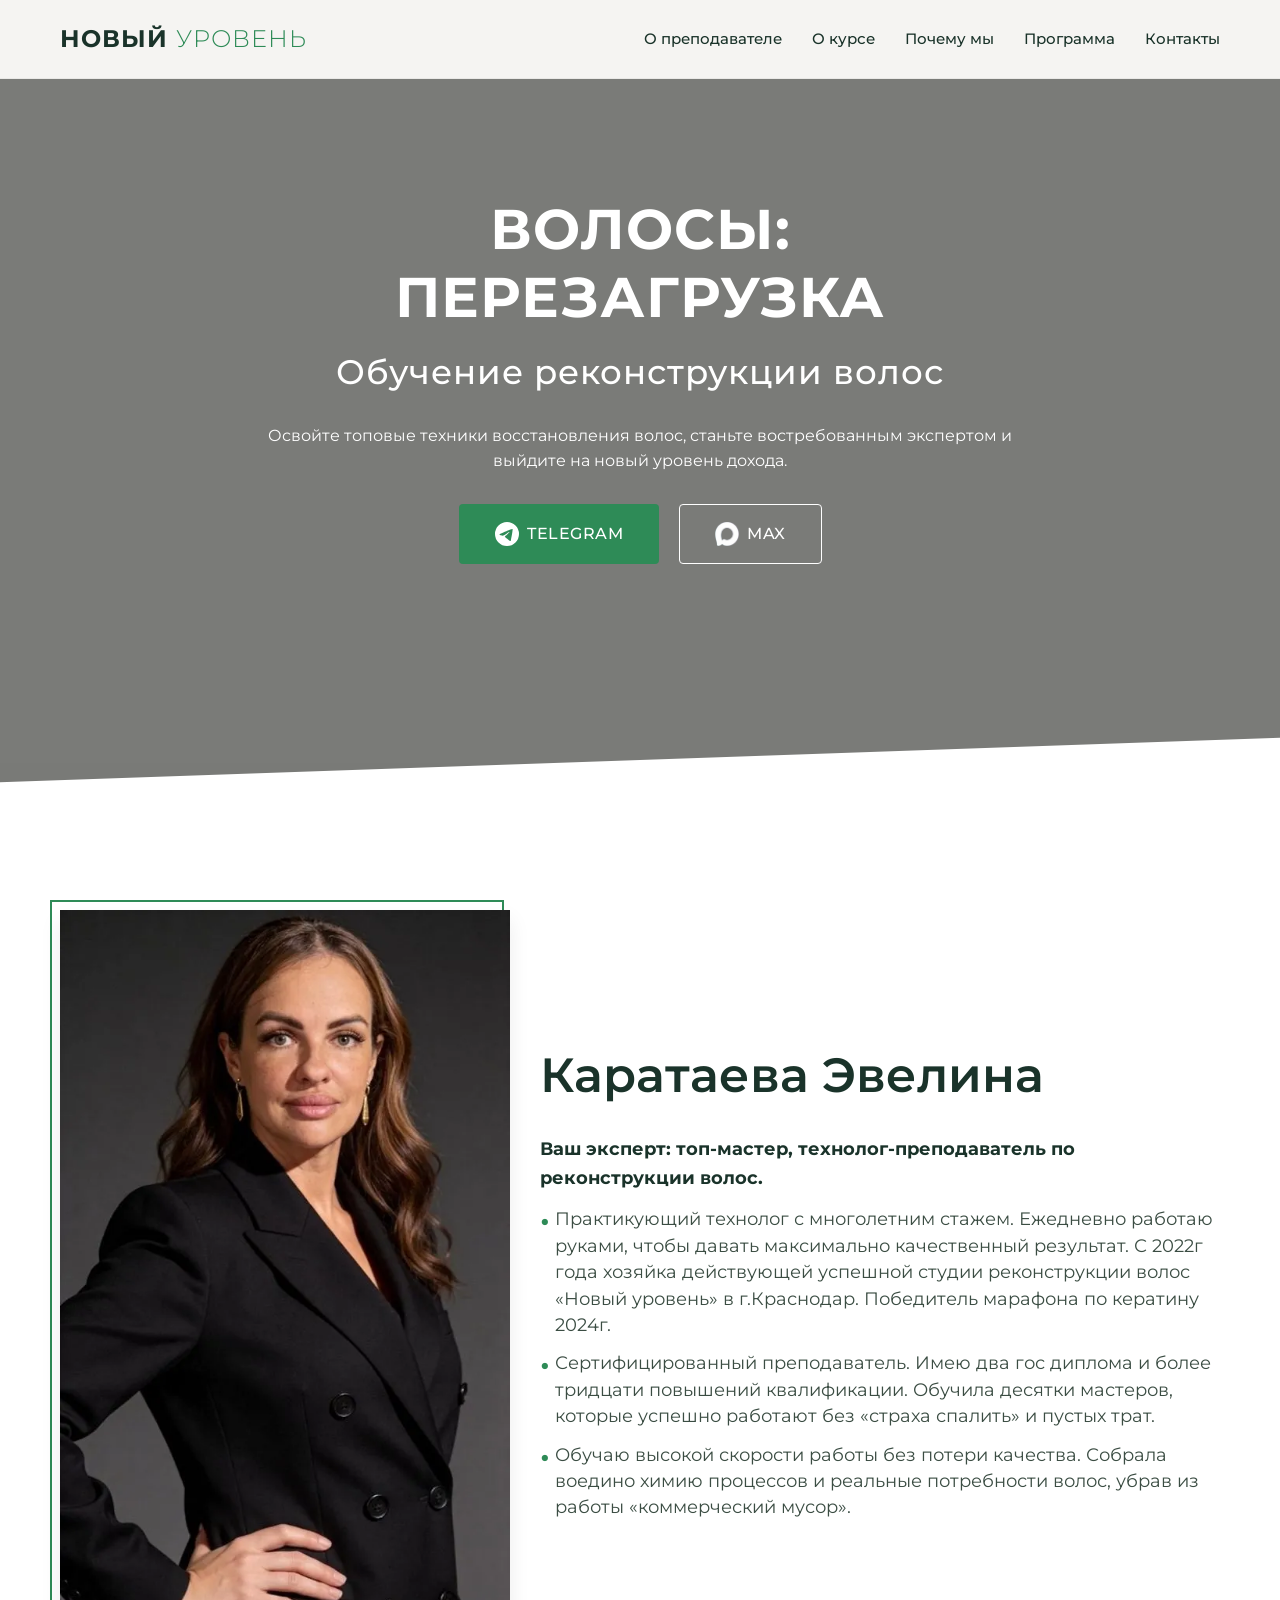
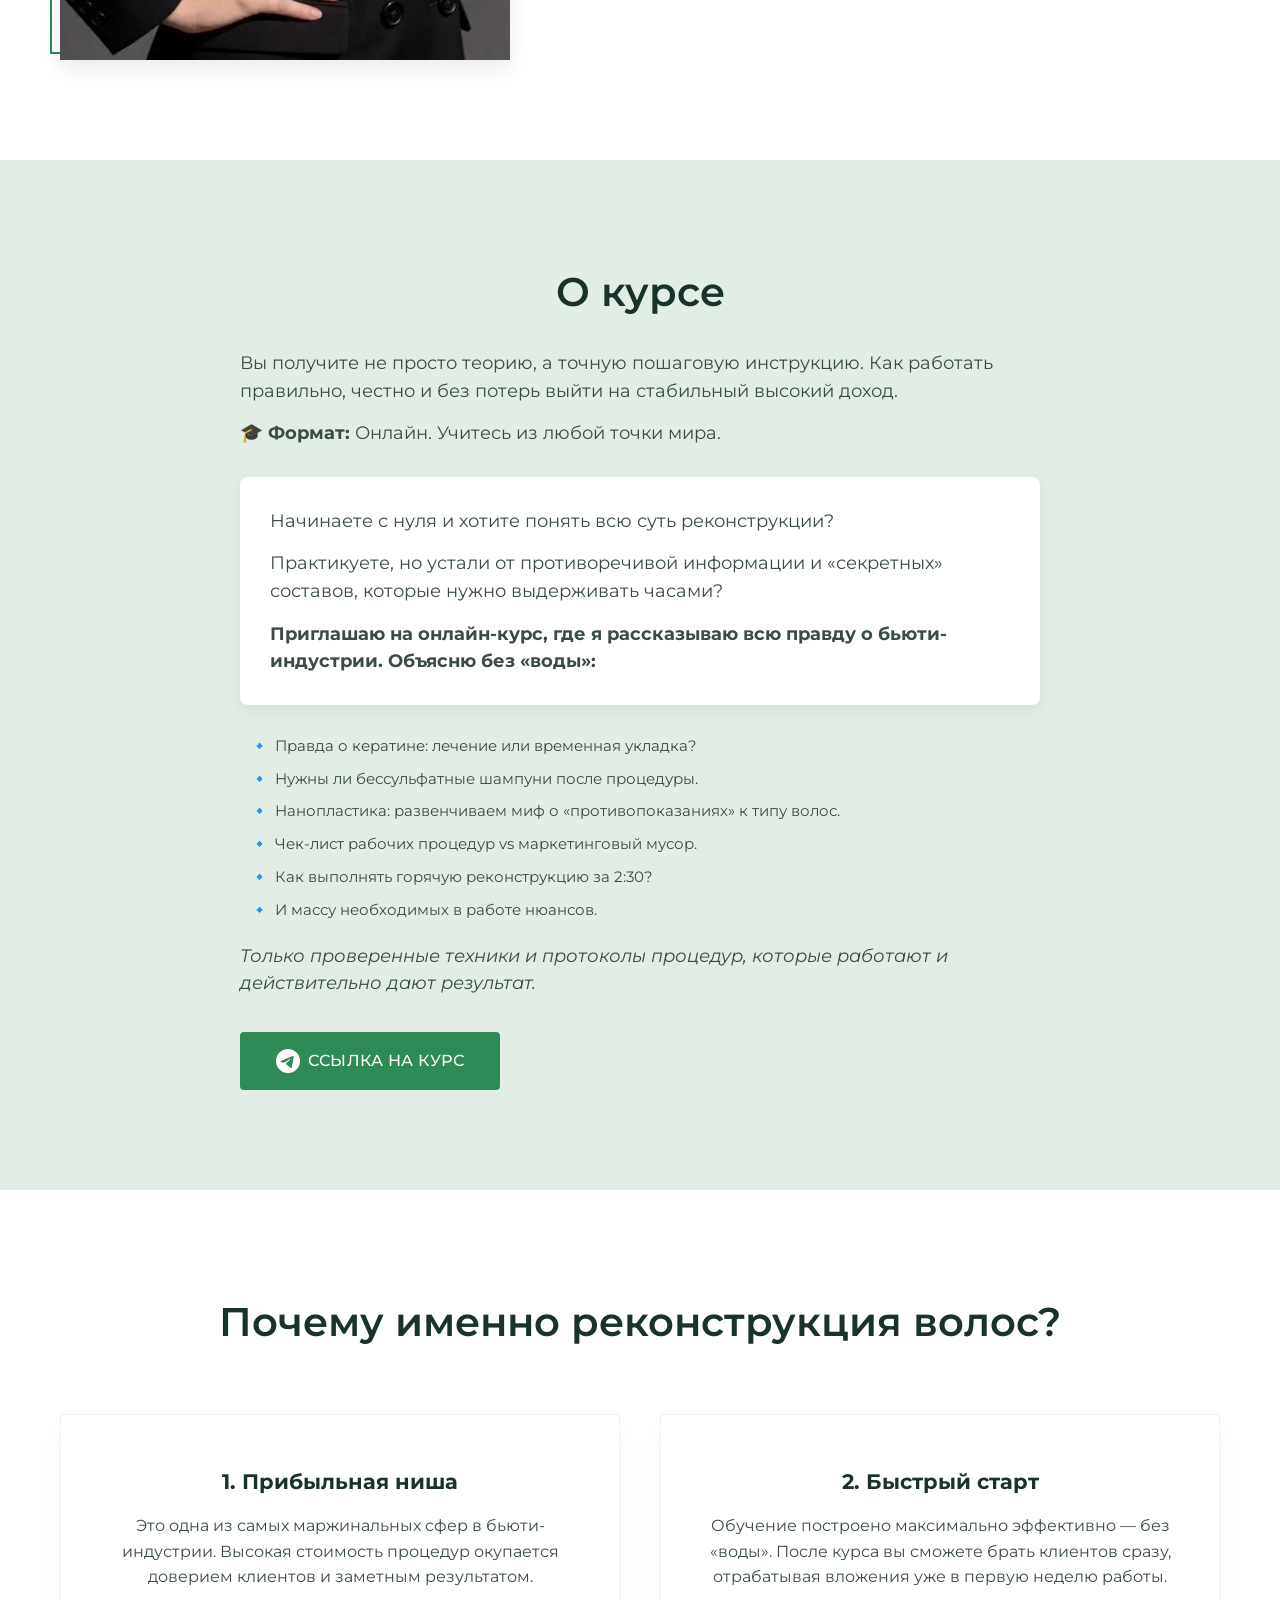
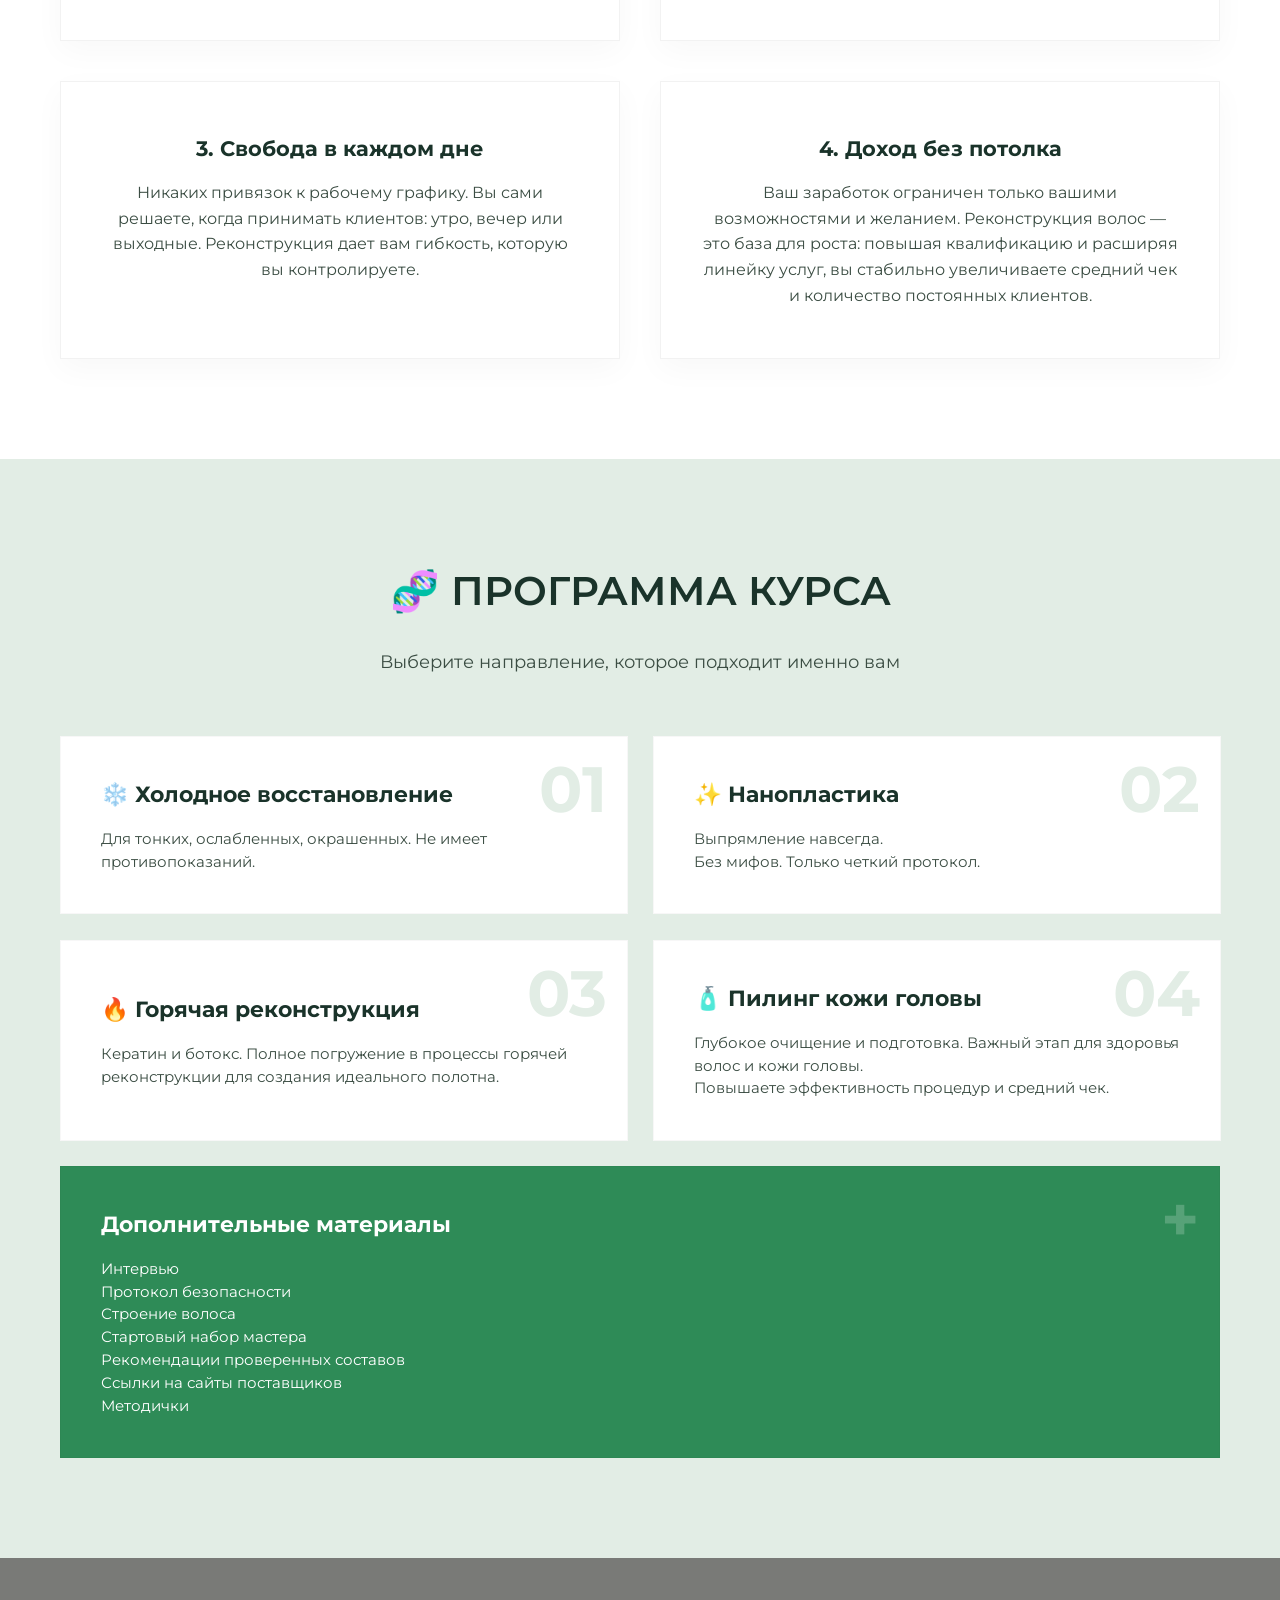
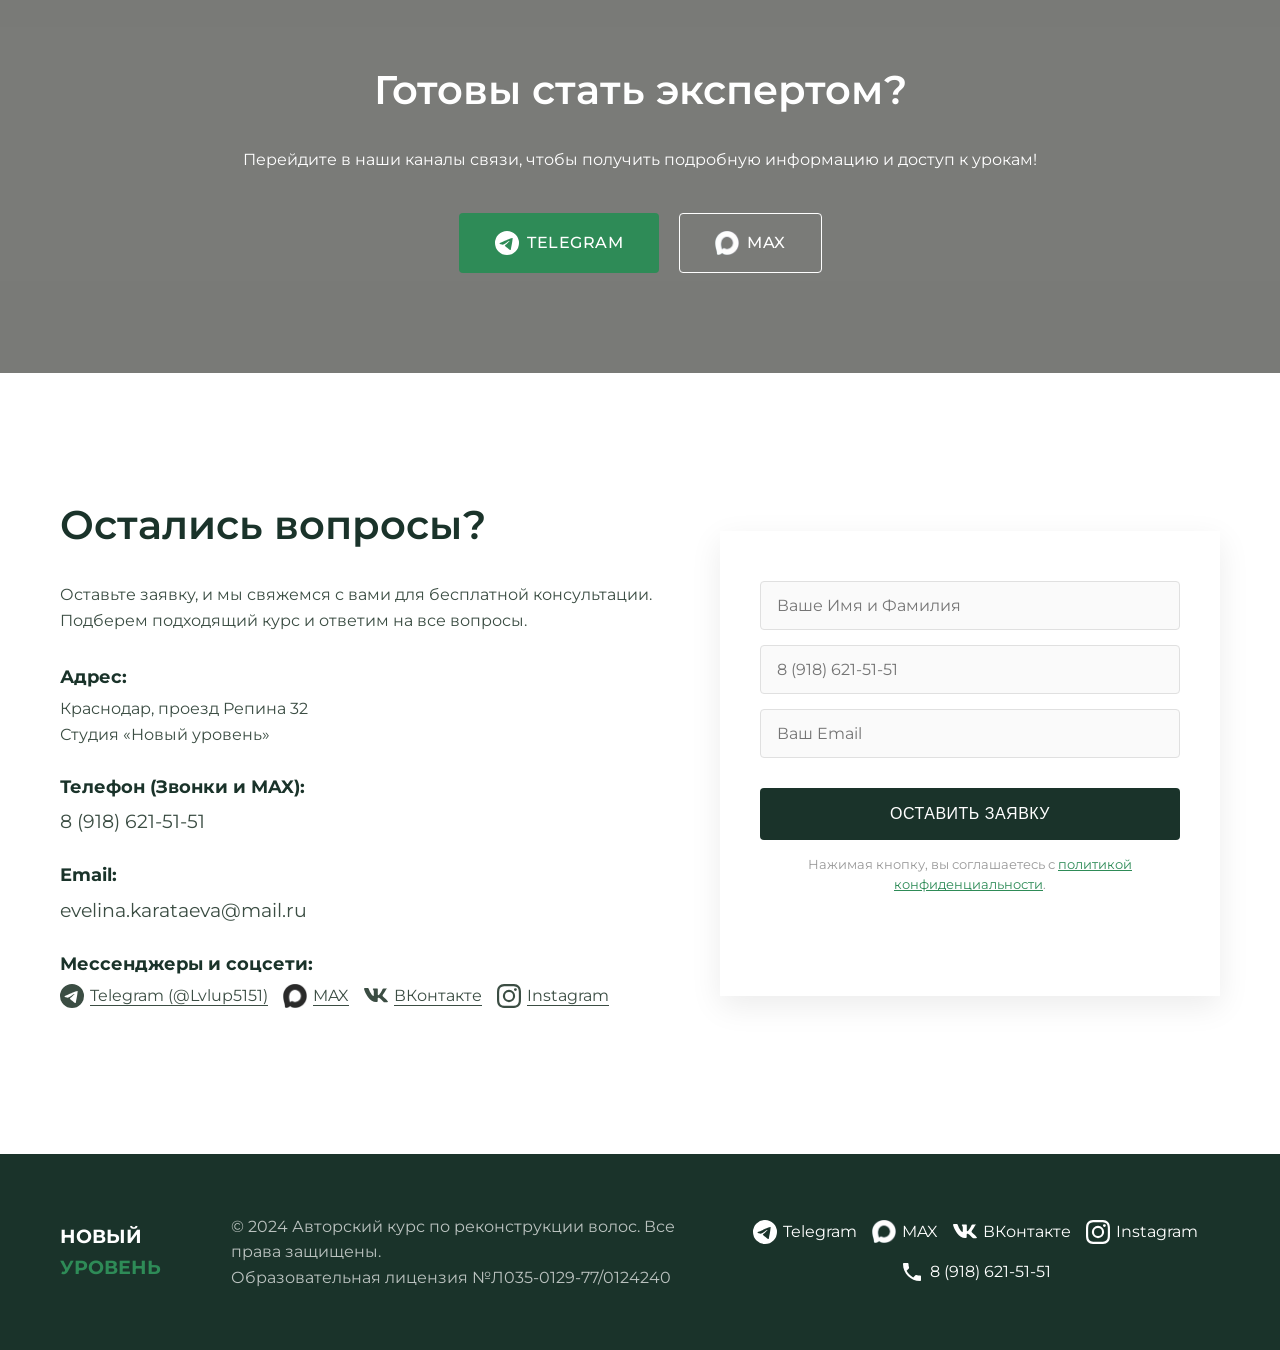
<file: index.html>
<!DOCTYPE html>
<html lang="ru">
<head>
    <meta charset="UTF-8">
    <meta name="viewport" content="width=device-width, initial-scale=1.0">
    <title>Новый Уровень | Авторские онлайн-курсы по реконструкции волос</title>
    <link rel="stylesheet" href="style.css">
    <link href="https://fonts.googleapis.com/css2?family=Montserrat:wght@300;400;500;600;700&display=swap" rel="stylesheet">
</head>
<body>
    <svg style="display: none;">
        <symbol id="icon-tg" viewBox="0 0 16 16">
            <path d="M16 8A8 8 0 1 1 0 8a8 8 0 0 1 16 0zM8.287 5.906c-.778.324-2.334.994-4.666 2.01-.378.15-.577.298-.595.442-.03.243.275.339.69.47l.175.055c.408.133.958.288 1.243.294.26.006.549-.1.868-.32 2.179-1.471 3.304-2.214 3.374-2.23.05-.012.12-.026.166.016.047.041.042.12.037.141-.03.129-1.227 1.241-1.846 1.817-.284.264-.456.425-.498.468-.14.148-.281.295-.421.439-.232.238-.403.413-.015.688.188.134.42.31.65.485.23.175.461.35.704.524.249.178.473.344.756.56.24.186.464.382.682.576.223.197.416.405.642.383.125-.012.253-.139.317-.463.32-1.636 1.05-5.385 1.196-7.14.015-.178-.008-.344-.069-.427-.06-.084-.176-.118-.325-.102-.335.035-1.442.42-3.83 1.393z"/>
        </symbol>
        <symbol id="icon-vk" viewBox="0 0 24 24">
            <path d="M23.1 5.3c.2-.5 0-.9-.8-.9h-2.6c-.7 0-1 .3-1.1.7 0 0-1.3 3.2-3.2 5.4-.6.6-.9.8-1.2.8-.2 0-.4-.2-.4-.7V5.3c0-.7-.2-.9-.7-.9H9.4c-.4 0-.6.3-.6.6 0 .6.9.7 1 2.4v3.6c0 .8-.2 1-.5 1-.9 0-3.2-3.2-4.5-6.9-.3-.7-.5-1-1.2-1H1.1c-.8 0-1 .4-1 .7 0 .7.9 3.9 4 8.4 2.1 3 5.1 4.7 7.8 4.7 1.6 0 1.8-.4 1.8-1v-2.3c0-.7.2-.9.7-.9.4 0 1.1.2 2.8 1.8 1.9 1.9 2.2 2.7 3.3 2.7h2.6c.8 0 1.2-.4 1-.1-.2-.8-1.2-1.9-2.3-3.1-1.1-1-2.6-2.2-3-2.7-.5-.6-.3-.9 0-1.4.1 0 3.4-4.7 3.5-5.8z"/>
        </symbol>
        <symbol id="icon-inst" viewBox="0 0 24 24">
            <path d="M12 2.163c3.204 0 3.584.012 4.85.07 3.252.148 4.771 1.691 4.919 4.919.058 1.265.069 1.645.069 4.849 0 3.205-.012 3.584-.069 4.849-.149 3.225-1.664 4.771-4.919 4.919-1.266.058-1.644.07-4.85.07-3.204 0-3.584-.012-4.849-.07-3.26-.149-4.771-1.699-4.919-4.92-.058-1.265-.07-1.644-.07-4.849 0-3.204.013-3.583.07-4.849.149-3.227 1.664-4.771 4.919-4.919 1.266-.057 1.645-.069 4.849-.069zM12 0C8.741 0 8.333.014 7.053.072 2.695.272.273 2.69.073 7.052.014 8.333 0 8.741 0 12c0 3.259.014 3.668.072 4.948.2 4.358 2.618 6.78 6.98 6.98C8.333 23.986 8.741 24 12 24c3.259 0 3.668-.014 4.948-.072 4.354-.2 6.782-2.618 6.979-6.98.059-1.28.073-1.689.073-4.948 0-3.259-.014-3.667-.072-4.947-.196-4.354-2.617-6.78-6.979-6.98C15.668.014 15.259 0 12 0zm0 5.838a6.162 6.162 0 100 12.324 6.162 6.162 0 000-12.324zM12 16a4 4 0 110-8 4 4 0 010 8zm6.406-11.845a1.44 1.44 0 100 2.881 1.44 1.44 0 000-2.881z"/>
        </symbol>
        <symbol id="icon-phone" viewBox="0 0 24 24">
            <path d="M6.62 10.79c1.44 2.83 3.76 5.14 6.59 6.59l2.2-2.2c.27-.27.67-.36 1.02-.24 1.12.37 2.33.57 3.57.57.55 0 1 .45 1 1V20c0 .55-.45 1-1 1-9.39 0-17-7.61-17-17 0-.55.45-1 1-1h3.5c.55 0 1 .45 1 1 0 1.25.2 2.45.57 3.57.11.35.03.74-.25 1.02l-2.2 2.2z"/>
        </symbol>
    </svg>
    <nav class="navbar">
        <div class="container navbar__inner">
            <div class="navbar__logo">Новый <span>Уровень</span></div>
            <button class="burger-btn" id="burgerBtn" aria-label="Открыть меню">
                <span></span>
                <span></span>
                <span></span>
            </button>
            <ul class="navbar__menu" id="navMenu">
                <li><a href="#teacher">О преподавателе</a></li>
                <li><a href="#course">О курсе</a></li>
                <li><a href="#why-us">Почему мы</a></li>
                <li><a href="#program">Программа</a></li>
                <li><a href="#contacts">Контакты</a></li>
            </ul>
        </div>
    </nav>
    <header class="hero has-video-bg">
        <video autoplay muted loop playsinline class="video-bg">
            <source src="img/prem-bg-1.mp4" type="video/mp4">
        </video>
        <div class="video-overlay"></div>
        <div class="container">
            <div class="hero__content">
                <h1 class="hero__title">Волосы: перезагрузка<br><span style="font-size: 0.6em; text-transform: none; font-weight: 500;">Обучение реконструкции волос</span></h1>
                <p class="hero__subtitle">Освойте топовые техники восстановления волос, станьте востребованным экспертом и выйдите на новый уровень дохода.</p>
                <div class="hero__actions">
                    <a href="https://t.me/territoryvolos" class="btn btn--primary" target="_blank">
                        <svg class="icon"><use href="#icon-tg"></use></svg>Telegram
                    </a>
                    <a href="https://max.ru/join/MhPqv-kPqTF3zitQ_peglzhfv23O8QMD6uD534wq9Zk" class="btn btn--outline" target="_blank">
                        <img src="img/MAX_logo.png" alt="MAX" class="icon" style="object-fit: contain;">MAX
                    </a>
                </div>
            </div>
        </div>
    </header>
    <section id="teacher" class="about-teacher">
        <div class="container about-teacher__inner">
            <div class="about-teacher__photo fade-up-element">
                <img src="img/foto.webp" alt="Каратаева Эвелина">
            </div>
            <div class="about-teacher__content fade-up-element stagger-2">
                <h2 class="section-title teacher-title">Каратаева Эвелина</h2>
                <div class="teacher-text">
                    <p><strong>Ваш эксперт: топ-мастер, технолог-преподаватель по реконструкции волос.</strong></p>
                    <ul class="teacher-bullets">
                        <li>Практикующий технолог с многолетним стажем. Ежедневно работаю руками, чтобы давать максимально качественный результат. С 2022г года хозяйка действующей успешной студии реконструкции волос «Новый уровень» в г.Краснодар. Победитель марафона по кератину 2024г.</li>
                        <li>Сертифицированный преподаватель. Имею два гос диплома и более тридцати повышений квалификации. Обучила десятки мастеров, которые успешно работают без «страха спалить» и пустых трат.</li>
                        <li>Обучаю высокой скорости работы без потери качества. Собрала воедино химию процессов и реальные потребности волос, убрав из работы «коммерческий мусор».</li>
                    </ul>
                </div>
            </div>
        </div>
    </section>
    <section id="course" class="about-course">
        <div class="container">
            <h2 class="section-title text-center fade-up-element">О курсе</h2>
            <div class="about-course__content fade-up-element stagger-2">
                <p>Вы получите не просто теорию, а точную пошаговую инструкцию. Как работать правильно, честно и без потерь выйти на стабильный высокий доход.</p>
                <p>🎓 <strong>Формат:</strong> Онлайн. Учитесь из любой точки мира.</p>
                <div class="course-intro-text">
                    <p>Начинаете с нуля и хотите понять всю суть реконструкции?</p>
                    <p>Практикуете, но устали от противоречивой информации и «секретных» составов, которые нужно выдерживать часами?</p>
                    <p><strong>Приглашаю на онлайн-курс, где я рассказываю всю правду о бьюти-индустрии. Объясню без «воды»:</strong></p>
                </div>
                <ul class="course-bullets">
                    <li>Правда о кератине: лечение или временная укладка?</li>
                    <li>Нужны ли бессульфатные шампуни после процедуры.</li>
                    <li>Нанопластика: развенчиваем миф о «противопоказаниях» к типу волос.</li>
                    <li>Чек-лист рабочих процедур vs маркетинговый мусор.</li>
                    <li>Как выполнять горячую реконструкцию за 2:30?</li>
                    <li>И массу необходимых в работе нюансов.</li>
                </ul>
                <p><em>Только проверенные техники и протоколы процедур, которые работают и действительно дают результат.</em></p>
                <a href="https://t.me/territoryvolos" class="btn btn--primary course-btn" target="_blank">
                    <svg class="icon"><use href="#icon-tg"></use></svg>Ссылка на курс
                </a>
            </div>
        </div>
    </section>
    <section id="why-us" class="target-audience">
        <div class="container">
            <h2 class="section-title text-center fade-up-element">Почему именно реконструкция волос?</h2>
            <div class="audience-grid">
                <div class="audience-card fade-up-element stagger-1">
                    <h3>1. Прибыльная ниша</h3>
                    <p>Это одна из самых маржинальных сфер в бьюти-индустрии. Высокая стоимость процедур окупается доверием клиентов и заметным результатом.</p>
                </div>
                <div class="audience-card fade-up-element stagger-2">
                    <h3>2. Быстрый старт</h3>
                    <p>Обучение построено максимально эффективно — без «воды». После курса вы сможете брать клиентов сразу, отрабатывая вложения уже в первую неделю работы.</p>
                </div>
                <div class="audience-card fade-up-element stagger-3">
                    <h3>3. Свобода в каждом дне</h3>
                    <p>Никаких привязок к рабочему графику. Вы сами решаете, когда принимать клиентов: утро, вечер или выходные. Реконструкция дает вам гибкость, которую вы контролируете.</p>
                </div>
                <div class="audience-card fade-up-element stagger-4">
                    <h3>4. Доход без потолка</h3>
                    <p>Ваш заработок ограничен только вашими возможностями и желанием. Реконструкция волос — это база для роста: повышая квалификацию и расширяя линейку услуг, вы стабильно увеличиваете средний чек и количество постоянных клиентов.</p>
                </div>
            </div>
        </div>
    </section>
    <section id="program" class="program">
        <div class="container">
            <h2 class="section-title text-center fade-up-element">🧬 ПРОГРАММА КУРСА</h2>
            <p class="text-center program-subtitle fade-up-element stagger-1">Выберите направление, которое подходит именно вам</p>
            <div class="program__grid-creative">
                <div class="program__card item-1 fade-up-element stagger-1">
                    <span class="program__number">01</span>
                    <h3>❄️ Холодное восстановление</h3>
                    <p>Для тонких, ослабленных, окрашенных. Не имеет противопоказаний.</p>
                </div>
                <div class="program__card item-1 fade-up-element stagger-1">
                    <span class="program__number">02</span>
                    <h3>✨ Нанопластика</h3>
                    <p>Выпрямление навсегда.<br>Без мифов. Только четкий протокол.</p>
                </div>
                <div class="program__card item-3 fade-up-element stagger-3">
                    <span class="program__number">03</span>
                    <h3>🔥 Горячая реконструкция</h3>
                    <p>Кератин и ботокс. Полное погружение в процессы горячей реконструкции для создания идеального полотна.</p>
                </div>
                <div class="program__card item-4 fade-up-element stagger-4">
                    <span class="program__number">04</span>
                    <h3>🧴 Пилинг кожи головы</h3>
                    <p>Глубокое очищение и подготовка. Важный этап для здоровья волос и кожи головы.<br>Повышаете эффективность процедур и средний чек.</p>
                </div>
                <div class="program__card item-5 fade-up-element stagger-5">
                    <span class="program__number">+</span>
                    <h3>Дополнительные материалы</h3>
                    <p>
                        Интервью<br>
                        Протокол безопасности<br>
                        Строение волоса<br>
                        Стартовый набор мастера<br>
                        Рекомендации проверенных составов<br>
                        Ссылки на сайты поставщиков<br>
                        Методички
                    </p>
                </div>
            </div>
        </div>
    </section>
    <section class="cta has-video-bg">
        <video autoplay muted loop playsinline class="video-bg">
            <source src="img/prem-bg-4.mp4" type="video/mp4">
        </video>
        <div class="video-overlay"></div>
        <div class="container text-center">
            <h2 class="section-title fade-up-element">Готовы стать экспертом?</h2>
            <p class="fade-up-element stagger-1">Перейдите в наши каналы связи, чтобы получить подробную информацию и доступ к урокам!</p>
            <div class="hero__actions cta__actions fade-up-element stagger-2">
                <a href="https://t.me/territoryvolos" class="btn btn--primary" target="_blank">
                    <svg class="icon"><use href="#icon-tg"></use></svg>Telegram
                </a>
                <a href="https://max.ru/join/MhPqv-kPqTF3zitQ_peglzhfv23O8QMD6uD534wq9Zk" class="btn btn--outline" target="_blank">
                    <img src="img/MAX_logo.png" alt="MAX" class="icon" style="object-fit: contain;">MAX
                </a>
            </div>
        </div>
    </section>
    <section id="contacts" class="lead-form">
        <div class="container">
            <div class="lead-form__wrapper">
                <div class="lead-form__info fade-up-element">
                    <h2 class="section-title">Остались вопросы?</h2>
                    <p>Оставьте заявку, и мы свяжемся с вами для бесплатной консультации. Подберем подходящий курс и ответим на все вопросы.</p>
                    <div class="contact-details">
                        <div class="contact-item">
                            <strong>Адрес:</strong>
                            <p>Краснодар, проезд Репина 32<br>Студия «Новый уровень»</p>
                        </div>
                        <div class="contact-item">
                            <strong>Телефон (Звонки и MAX):</strong>
                            <a href="tel:+79186215151">8 (918) 621-51-51</a>
                        </div>
                        <div class="contact-item">
                            <strong>Email:</strong>
                            <a href="mailto:evelina.karataeva@mail.ru">evelina.karataeva@mail.ru</a>
                        </div>
                        <div class="contact-item">
                            <strong>Мессенджеры и соцсети:</strong>
                            <div class="social-links-mini">
                                <a href="https://t.me/Lvlup5151" target="_blank" class="icon-link"><svg class="icon"><use href="#icon-tg"></use></svg>Telegram (@Lvlup5151)</a>
                                <a href="https://max.ru/join/MhPqv-kPqTF3zitQ_peglzhfv23O8QMD6uD534wq9Zk" target="_blank" class="icon-link"><img src="img/MAX_logo_dark.png" alt="MAX" class="icon" style="object-fit: contain;">MAX</a>
                                <a href="https://vk.com/volosu_krasnodar" target="_blank" class="icon-link"><svg class="icon"><use href="#icon-vk"></use></svg>ВКонтакте</a>
                                <a href="https://www.instagram.com/lvlup_shine" target="_blank" class="icon-link"><svg class="icon"><use href="#icon-inst"></use></svg>Instagram</a>
                            </div>
                        </div>
                    </div>
                </div>
                <div class="lead-form__inner fade-up-element stagger-2">
                    <form id="contactForm" class="form" action="form.php" method="POST">
                        <div class="form__group">
                            <input type="text" id="name" name="name" required placeholder="Ваше Имя и Фамилия">
                        </div>
                        <div class="form__group">
                            <input type="tel" id="phone" name="phone" required placeholder="8 (918) 621-51-51">
                        </div>
                        <div class="form__group">
                            <input type="email" id="email" name="email" required placeholder="Ваш Email">
                        </div>
                        <button type="submit" class="btn btn--submit">Оставить заявку</button>
                        <p class="form__policy">Нажимая кнопку, вы соглашаетесь с <a href="privacy.html" target="_blank" style="color: var(--accent-color); text-decoration: underline;">политикой конфиденциальности</a>.</p>
                        <div id="formMessage" class="form__message"></div>
                    </form>
                </div>
            </div>
        </div>
    </section>
    <footer class="footer">
        <div class="container footer__inner">
            <div class="footer__logo">Новый <span>Уровень</span></div>
            <div class="footer__copyright">
                © 2024 Авторский курс по реконструкции волос. Все права защищены.<br>
                Образовательная лицензия №Л035-0129-77/0124240
            </div>
            <div class="footer__socials">
                <a href="https://t.me/territoryvolos" class="footer__social-link icon-link" target="_blank">
                    <svg class="icon"><use href="#icon-tg"></use></svg>Telegram
                </a>
                <a href="https://max.ru/join/MhPqv-kPqTF3zitQ_peglzhfv23O8QMD6uD534wq9Zk" class="footer__social-link icon-link" target="_blank">
                    <img src="img/MAX_logo.png" alt="MAX" class="icon" style="object-fit: contain;">MAX
                </a>
                <a href="https://vk.com/volosu_krasnodar" class="footer__social-link icon-link" target="_blank">
                    <svg class="icon"><use href="#icon-vk"></use></svg>ВКонтакте
                </a>
                <a href="https://www.instagram.com/lvlup_shine" class="footer__social-link icon-link" target="_blank">
                    <svg class="icon"><use href="#icon-inst"></use></svg>Instagram
                </a>
                <a href="tel:+79186215151" class="footer__social-link icon-link">
                    <svg class="icon"><use href="#icon-phone"></use></svg>8 (918) 621-51-51
                </a>
            </div>
        </div>
    </footer>
    <script src="script.js"></script>
</body>
</html>
</file>
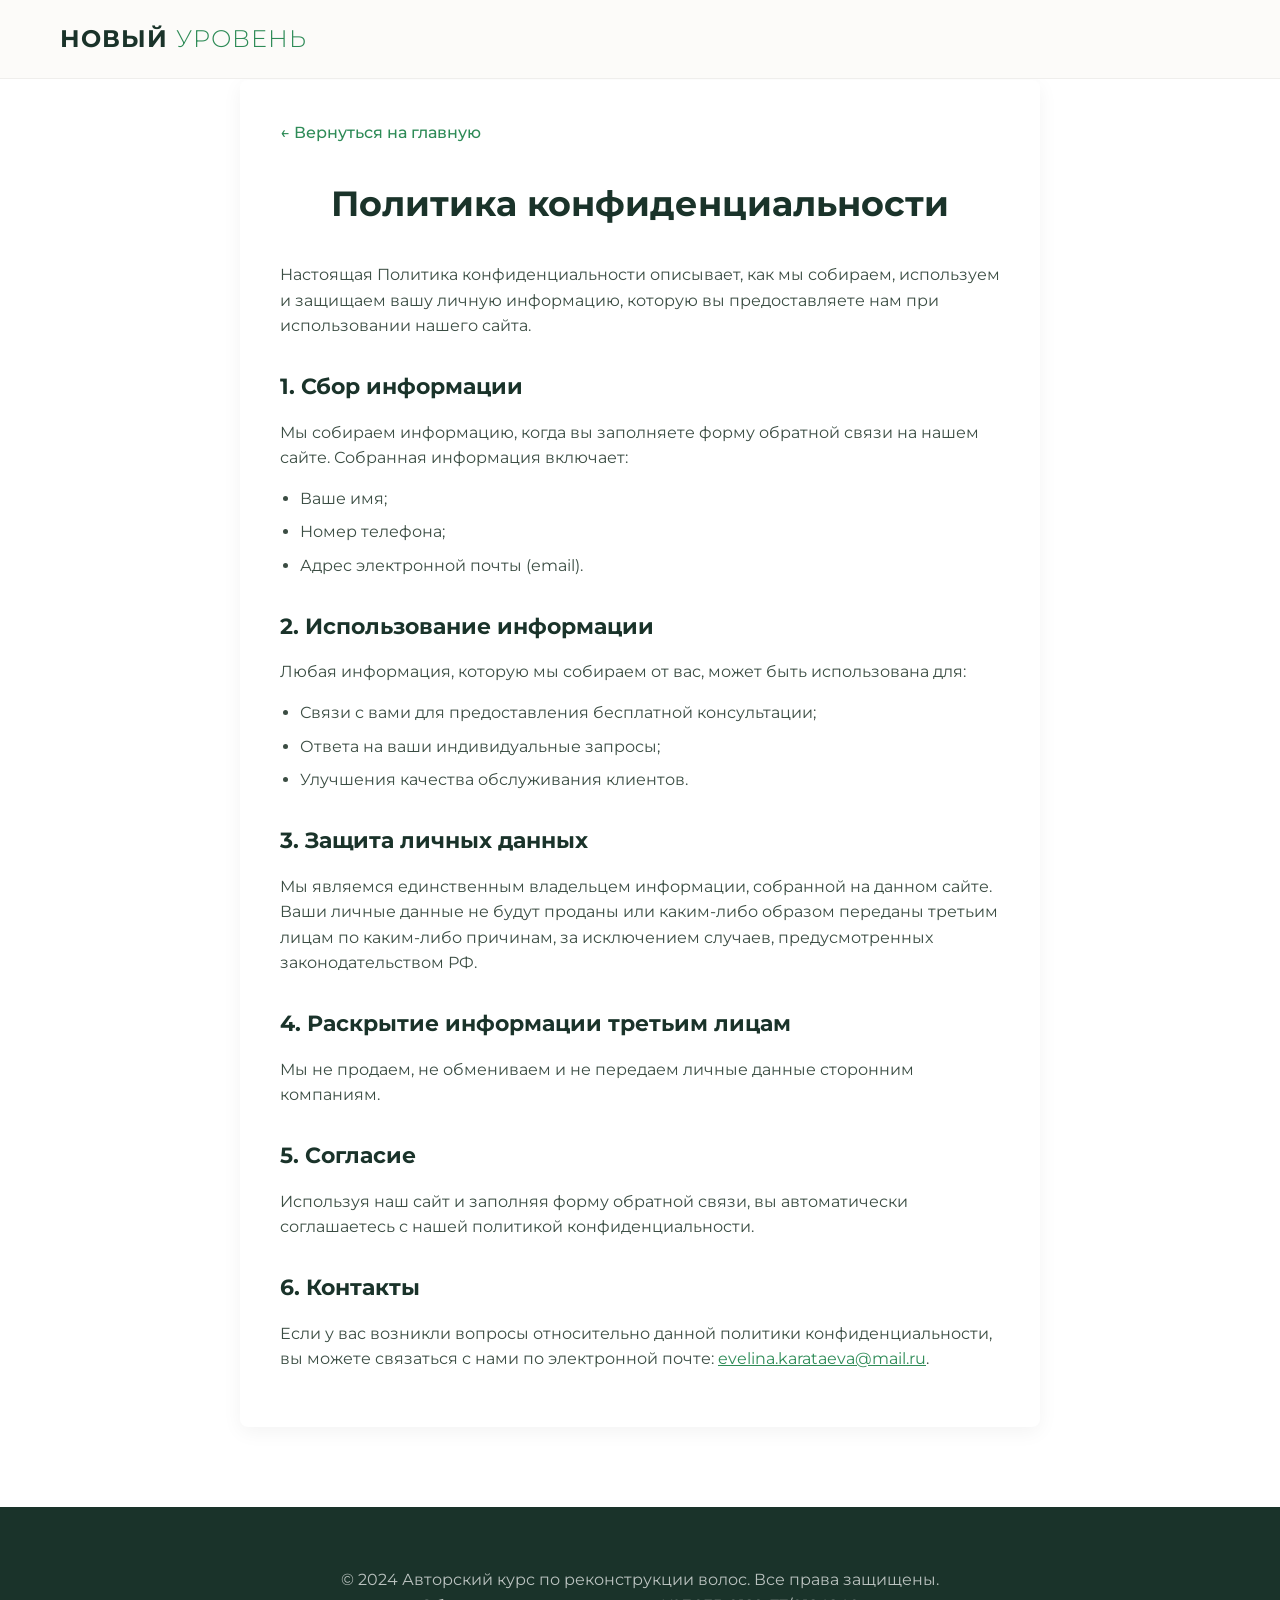
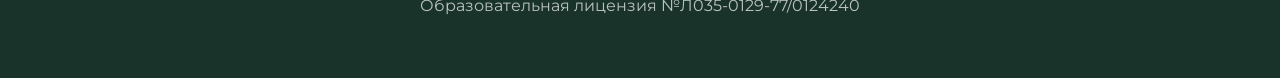
<file: privacy.html>
<!DOCTYPE html>
<html lang="ru">
<head>
    <meta charset="UTF-8">
    <meta name="viewport" content="width=device-width, initial-scale=1.0">
    <title>Политика конфиденциальности | Новый Уровень</title>
    <link rel="stylesheet" href="style.css">
    <link href="https://fonts.googleapis.com/css2?family=Montserrat:wght@300;400;500;600;700&display=swap" rel="stylesheet">
    <style>
        .privacy-page {
            padding: 80px 0;
            background-color: var(--bg-color);
        }
        .privacy-content {
            max-width: 800px;
            margin: 0 auto;
            background: var(--white);
            padding: 40px;
            border-radius: 8px;
            box-shadow: 0 5px 20px rgba(0,0,0,0.05);
        }
        .privacy-content h1 {
            color: var(--primary-color);
            margin-bottom: 30px;
            font-size: 2.2rem;
            text-align: center;
        }
        .privacy-content h2 {
            color: var(--primary-color);
            margin: 30px 0 15px;
            font-size: 1.4rem;
        }
        .privacy-content p {
            margin-bottom: 15px;
            line-height: 1.6;
        }
        .privacy-content ul {
            margin-bottom: 15px;
            padding-left: 20px;
        }
        .privacy-content li {
            margin-bottom: 8px;
        }
        .back-link {
            display: inline-block;
            margin-bottom: 30px;
            color: var(--accent-color);
            text-decoration: none;
            font-weight: 500;
        }
        .back-link:hover {
            text-decoration: underline;
        }
    </style>
</head>
<body>
    <nav class="navbar">
        <div class="container navbar__inner">
            <a href="index.html" style="text-decoration: none;"><div class="navbar__logo">Новый <span>Уровень</span></div></a>
        </div>
    </nav>

    <section class="privacy-page">
        <div class="container">
            <div class="privacy-content">
                <a href="index.html" class="back-link">← Вернуться на главную</a>
                
                <h1>Политика конфиденциальности</h1>
                
                <p>Настоящая Политика конфиденциальности описывает, как мы собираем, используем и защищаем вашу личную информацию, которую вы предоставляете нам при использовании нашего сайта.</p>

                <h2>1. Сбор информации</h2>
                <p>Мы собираем информацию, когда вы заполняете форму обратной связи на нашем сайте. Собранная информация включает:</p>
                <ul>
                    <li>Ваше имя;</li>
                    <li>Номер телефона;</li>
                    <li>Адрес электронной почты (email).</li>
                </ul>

                <h2>2. Использование информации</h2>
                <p>Любая информация, которую мы собираем от вас, может быть использована для:</p>
                <ul>
                    <li>Связи с вами для предоставления бесплатной консультации;</li>
                    <li>Ответа на ваши индивидуальные запросы;</li>
                    <li>Улучшения качества обслуживания клиентов.</li>
                </ul>

                <h2>3. Защита личных данных</h2>
                <p>Мы являемся единственным владельцем информации, собранной на данном сайте. Ваши личные данные не будут проданы или каким-либо образом переданы третьим лицам по каким-либо причинам, за исключением случаев, предусмотренных законодательством РФ.</p>

                <h2>4. Раскрытие информации третьим лицам</h2>
                <p>Мы не продаем, не обмениваем и не передаем личные данные сторонним компаниям.</p>

                <h2>5. Согласие</h2>
                <p>Используя наш сайт и заполняя форму обратной связи, вы автоматически соглашаетесь с нашей политикой конфиденциальности.</p>

                <h2>6. Контакты</h2>
                <p>Если у вас возникли вопросы относительно данной политики конфиденциальности, вы можете связаться с нами по электронной почте: <a href="mailto:evelina.karataeva@mail.ru" style="color: var(--accent-color);">evelina.karataeva@mail.ru</a>.</p>
            </div>
        </div>
    </section>

    <!-- ФУТЕР -->
    <footer class="footer">
        <div class="container footer__inner" style="justify-content: center;">
            <div class="footer__copyright" style="text-align: center;">
                © 2024 Авторский курс по реконструкции волос. Все права защищены.<br>
                Образовательная лицензия №Л035-0129-77/0124240
            </div>
        </div>
    </footer>
</body>
</html>
</file>
<file: style.css>
:root {
    --primary-color: #1a332a;
    --text-color: #3b4d43;
    --bg-color: #ffffff;
    --bg-alt: #f0f5f1;
    --bg-green-pastel: #e2ede5;
    --accent-color: #2e8b57;
    --accent-hover: #1e6b40;
    --white: #ffffff;
    --font-family: 'Montserrat', sans-serif;
}

* {
    margin: 0;
    padding: 0;
    box-sizing: border-box;
}

html {
    scroll-behavior: smooth;
}

body {
    font-family: var(--font-family);
    color: var(--text-color);
    line-height: 1.6;
    background-color: var(--bg-color);
    overflow-x: hidden; 
}

.container {
    width: 100%;
    max-width: 1200px;
    margin: 0 auto;
    padding: 0 16px; 
}

.text-center {
    text-align: center;
}

.section-title {
    font-size: 2rem; 
    color: var(--primary-color);
    margin-bottom: 25px;
    font-weight: 600;
}


.icon {
    width: 1.5em; 
    height: 1.5em;
    fill: currentColor;
    margin-right: 8px;
    vertical-align: middle;
}
.icon-link {
    display: inline-flex;
    align-items: center;
}
.icon-link .icon {
    margin-right: 6px;
}

.btn {
    display: inline-flex;
    align-items: center;
    justify-content: center;
    padding: 14px 20px;
    min-height: 48px;
    width: 100%;
    border-radius: 4px;
    text-decoration: none;
    font-weight: 500;
    font-size: 1rem;
    letter-spacing: 0.5px;
    text-transform: uppercase;
    border: 1px solid transparent;
    cursor: pointer;
    text-align: center;
    box-sizing: border-box;
    transition: transform 0.25s cubic-bezier(0.2, 0.8, 0.2, 1), 
                background-color 0.25s ease, 
                color 0.25s ease, 
                box-shadow 0.25s ease;
    will-change: transform;
}

.btn:active {
    transform: scale(0.97); 
}

.btn--primary {
    background-color: var(--accent-color);
    color: var(--white);
}

.btn--primary:hover {
    background-color: var(--accent-hover);
    transform: translateY(-2px) scale(1.02); 
    box-shadow: 0 8px 20px rgba(46, 139, 87, 0.3); 
}

.btn--secondary {
    background-color: var(--primary-color);
    color: var(--white);
}

.btn--secondary:hover {
    background-color: #1a1817;
    transform: translateY(-2px) scale(1.02);
    box-shadow: 0 8px 20px rgba(0, 0, 0, 0.15);
}

.btn--outline {
    background-color: transparent;
    color: var(--primary-color);
    border-color: var(--primary-color);
}

.btn--outline:hover {
    background-color: var(--primary-color);
    color: var(--white);
    transform: translateY(-2px) scale(1.02);
    box-shadow: 0 8px 20px rgba(26, 51, 42, 0.2);
}


.has-video-bg .btn--outline {
    color: var(--white);
    border-color: var(--white);
}

.has-video-bg .btn--outline:hover {
    background-color: var(--white);
    color: var(--primary-color);
    transform: translateY(-2px) scale(1.02);
    box-shadow: 0 8px 20px rgba(255, 255, 255, 0.2);
}


.audience-card, .program__card {
    transition: transform 0.4s cubic-bezier(0.2, 0.8, 0.2, 1), 
                box-shadow 0.4s cubic-bezier(0.2, 0.8, 0.2, 1),
                border-color 0.4s ease;
    will-change: transform, box-shadow;
}

.audience-card:hover, .program__card:hover {
    transform: translateY(-6px); 
    box-shadow: 0 15px 35px rgba(0, 0, 0, 0.08); 
}

.program__card:hover {
    border-color: var(--accent-color);
}


.form__group input {
    transition: border-color 0.3s ease, 
                background-color 0.3s ease, 
                box-shadow 0.3s ease;
}

.form__group input:focus {
    outline: none;
    border-color: var(--accent-color);
    background-color: var(--white);
    box-shadow: 0 0 0 3px rgba(46, 139, 87, 0.15); 
}


.form__message {
    opacity: 0;
    transform: translateY(-10px);
    transition: opacity 0.4s ease, transform 0.4s ease;
    pointer-events: none;
}

.form__message.show {
    opacity: 1;
    transform: translateY(0);
    pointer-events: auto;
}


@keyframes fadeUpIn {
    0% {
        opacity: 0;
        transform: translateY(30px);
    }
    100% {
        opacity: 1;
        transform: translateY(0);
    }
}

.hero__title {
    opacity: 0;
    animation: fadeUpIn 0.8s cubic-bezier(0.2, 0.8, 0.2, 1) forwards;
    animation-delay: 0.2s;
}

.hero__subtitle {
    opacity: 0;
    animation: fadeUpIn 0.8s cubic-bezier(0.2, 0.8, 0.2, 1) forwards;
    animation-delay: 0.4s;
}

.hero__actions {
    opacity: 0;
    animation: fadeUpIn 0.8s cubic-bezier(0.2, 0.8, 0.2, 1) forwards;
    animation-delay: 0.6s;
}


.fade-up-element {
    opacity: 0;
    transform: translateY(40px);
    transition: opacity 0.8s cubic-bezier(0.2, 0.8, 0.2, 1), 
                transform 0.8s cubic-bezier(0.2, 0.8, 0.2, 1);
    will-change: opacity, transform;
}

.fade-up-element.is-visible {
    opacity: 1;
    transform: translateY(0);
}


.stagger-1 { transition-delay: 0.1s; }
.stagger-2 { transition-delay: 0.2s; }
.stagger-3 { transition-delay: 0.3s; }
.stagger-4 { transition-delay: 0.4s; }
.stagger-5 { transition-delay: 0.5s; }


@media (prefers-reduced-motion: reduce) {
    *, ::before, ::after {
        animation-duration: 0.01ms !important;
        animation-iteration-count: 1 !important;
        transition-duration: 0.01ms !important;
        scroll-behavior: auto !important;
    }
    .hero__title, .hero__subtitle, .hero__actions, .fade-up-element {
        opacity: 1 !important;
        transform: none !important;
    }
}


.btn--submit {
    background-color: var(--primary-color);
    color: var(--white);
    width: 100%; /* Убеждаемся, что кнопка занимает 100% ширины контейнера формы */
    margin-top: 15px;
    box-sizing: border-box; /* Чтобы padding не увеличивал ширину сверх 100% */
}

.btn--submit:hover {
    background-color: var(--accent-color);
}


.navbar {
    position: fixed;
    top: 0;
    left: 0;
    width: 100%;
    z-index: 1000;
    background-color: rgba(252, 251, 249, 0.95);
    backdrop-filter: blur(10px);
    border-bottom: 1px solid rgba(0,0,0,0.05);
    padding: 20px 0;
    transition: transform 0.3s cubic-bezier(0.2, 0.8, 0.2, 1), 
                box-shadow 0.3s ease;
    will-change: transform;
}

.navbar--hidden {
    transform: translateY(-100%); 
}

.navbar--scrolled {
    box-shadow: 0 5px 20px rgba(0,0,0,0.1); 
}

.navbar__inner {
    display: flex;
    justify-content: space-between;
    align-items: center;
}

.navbar__logo {
    font-size: 1.5rem;
    font-weight: 700;
    color: var(--primary-color);
    text-transform: uppercase;
    letter-spacing: 1px;
}

.navbar__logo span {
    color: var(--accent-color);
    font-weight: 300;
}

.navbar__menu {
    list-style: none;
    display: flex;
    gap: 30px;
}

.navbar__menu a {
    text-decoration: none;
    color: var(--primary-color);
    font-weight: 500;
    font-size: 0.95rem;
    transition: color 0.3s;
}

.navbar__menu a:hover {
    color: var(--accent-color);
}


.has-video-bg {
    position: relative;
    overflow: hidden;
    color: var(--white);
}

.has-video-bg .section-title,
.has-video-bg p {
    color: var(--white);
}

.video-bg {
    position: absolute;
    top: 50%;
    left: 50%;
    min-width: 100%;
    min-height: 100%;
    width: auto;
    height: auto;
    transform: translateX(-50%) translateY(-50%);
    z-index: 0;
    object-fit: cover;
}

.video-overlay {
    position: absolute;
    top: 0;
    left: 0;
    width: 100%;
    height: 100%;
    background-color: rgba(43, 41, 39, 0.6); 
    z-index: 1;
}

.has-video-bg .container {
    position: relative;
    z-index: 2;
}


.hero {
    background-color: var(--bg-alt);
    padding: 0;
    height: 90vh; 
    display: flex;
    flex-direction: column;
    justify-content: center;
    text-align: center;
    position: relative;
    overflow: hidden;
}

.hero::after {
    content: '';
    position: absolute;
    bottom: -50px;
    left: 0;
    right: 0;
    height: 100px;
    background-color: var(--bg-color);
    transform: skewY(-2deg);
    z-index: 2; 
}

.hero__content {
    max-width: 800px;
    margin: 0 auto;
    position: relative;
    z-index: 2;
    padding-bottom: 50px; 
}

.hero__title {
    font-size: 2.2rem;
    color: var(--white);
    margin-bottom: 25px;
    line-height: 1.2;
    font-weight: 700;
    text-transform: uppercase;
    letter-spacing: 1px;
    word-break: break-word; 
}

.hero__subtitle {
    font-size: 1rem; 
    margin: 0 auto 30px;
    color: rgba(255, 255, 255, 0.9);
    font-weight: 400;
}

.hero__actions {
    display: flex;
    justify-content: center;
    gap: 20px;
    flex-wrap: wrap;
}


.about-teacher {
    padding: 60px 0; 
}

.about-teacher__inner {
    display: flex;
    flex-direction: column; 
    align-items: center;
    gap: 30px;
    text-align: center; 
}

.about-teacher__photo {
    width: 100%;
    max-width: 320px; 
    position: relative;
    margin: 0 auto 20px;
}

.about-teacher__photo::before {
    content: '';
    position: absolute;
    top: -10px; 
    left: -10px;
    width: 100%;
    height: 100%;
    border: 2px solid var(--accent-color);
    z-index: 0;
}

.about-teacher__photo img {
    width: 100%;
    height: auto;
    display: block;
    position: relative;
    z-index: 1;
    box-shadow: 0 10px 20px rgba(0,0,0,0.08);
}

.about-teacher__content {
    width: 100%;
}

.teacher-title {
    font-size: 2.2rem;
    margin-bottom: 20px;
}

.teacher-text p {
    margin-bottom: 15px;
    font-size: 1rem; 
    line-height: 1.5;
}

.teacher-text strong {
    font-size: 1.1rem;
    color: var(--primary-color);
}

.teacher-text em {
    font-size: 1.1rem;
    color: var(--accent-color);
}

.teacher-bullets {
    list-style: none;
    margin: 0;
    padding: 0;
    text-align: left; 
}

.teacher-bullets li {
    position: relative;
    padding-left: 15px;
    margin-bottom: 12px;
    font-size: 0.95rem;
    line-height: 1.5;
}

.teacher-bullets li::before {
    content: "·";
    position: absolute;
    left: 0;
    top: -2px;
    font-size: 2rem;
    line-height: 1;
    color: var(--accent-color);
    font-weight: bold;
}


.about-course {
    padding: 60px 0;
    background-color: var(--bg-green-pastel);
    text-align: left;
}

.about-course__content {
    width: 100%;
    margin: 0 auto;
    font-size: 1rem;
    line-height: 1.5;
}

.about-course__content p {
    margin-bottom: 15px;
}

.course-intro-text {
    background-color: var(--white);
    padding: 20px;
    border-radius: 8px;
    margin: 20px 0;
    box-shadow: 0 5px 15px rgba(0,0,0,0.05);
}

.course-intro-text p:last-child {
    margin-bottom: 0;
}

.course-bullets {
    list-style: none;
    margin: 0 0 20px 10px;
}

.course-bullets li {
    position: relative;
    padding-left: 25px;
    margin-bottom: 10px;
    font-size: 0.95rem;
}

.course-bullets li::before {
    content: "🔹";
    position: absolute;
    left: 0;
    top: 0;
}

.course-btn {
    display: flex; 
    margin-top: 20px;
}


.target-audience {
    padding: 60px 0;
}

.audience-grid {
    display: grid;
    grid-template-columns: 1fr; 
    gap: 20px;
    margin-top: 40px;
}

.audience-card {
    background-color: var(--white);
    padding: 30px 20px;
    text-align: center;
    border: 1px solid rgba(0,0,0,0.05);
    box-shadow: 0 10px 30px rgba(0,0,0,0.03);
    transition: transform 0.3s;
}

.audience-card:hover {
    transform: translateY(-10px);
}

.audience-card__icon {
    width: 60px;
    height: 60px;
    background-color: var(--bg-green-pastel);
    color: #8fa88f; 
    font-size: 1.5rem;
    font-weight: 700;
    display: flex;
    align-items: center;
    justify-content: center;
    border-radius: 50%;
    margin: 0 auto 25px;
}

.audience-card h3 {
    color: var(--primary-color);
    margin-bottom: 15px;
    font-size: 1.3rem;
}


.program {
    padding: 60px 0;
    background-color: var(--bg-green-pastel);
}

.program-subtitle {
    font-size: 1rem;
    margin-bottom: 40px;
}

.program__grid-creative {
    display: grid;
    grid-template-columns: 1fr; 
    gap: 15px;
}

.program__card {
    background-color: var(--white);
    padding: 30px 20px;
    position: relative;
    overflow: hidden;
    display: flex;
    flex-direction: column;
    justify-content: center;
    border: 1px solid rgba(0,0,0,0.03);
    transition: all 0.4s ease;
}

.program__card:hover {
    box-shadow: 0 15px 40px rgba(196, 164, 124, 0.15);
    border-color: var(--accent-color);
}

.program__number {
    position: absolute;
    top: 15px;
    right: 15px;
    font-size: 3rem;
    font-weight: 700;
    color: var(--bg-green-pastel);
    line-height: 1;
    z-index: 0;
    transition: color 0.4s;
}

.program__card:hover .program__number {
    color: rgba(211, 211, 211, 0.2);
}

.program__card h3 {
    color: var(--primary-color);
    font-size: 1.2rem;
    margin-bottom: 10px;
    position: relative;
    z-index: 1;
}

.program__card p {
    font-size: 0.95rem;
    position: relative;
    z-index: 1;
    line-height: 1.5;
}


.item-1, .item-2, .item-3, .item-4, .item-5 { grid-column: span 1; }
.item-2 { background-color: var(--primary-color); }
.item-2 h3, .item-2 p { color: var(--white); }
.item-2 .program__number { color: rgba(190, 173, 173, 0.05); }

.item-5 { background-color: var(--accent-color); }
.item-5 h3, .item-5 p { color: var(--white); }
.item-5 .program__number { color: rgba(255,255,255,0.2); }


.cta {
    padding: 60px 0;
    background-color: var(--bg-alt);
    position: relative;
    overflow: hidden;
}

.cta__actions {
    margin-top: 30px;
}


.lead-form {
    padding: 60px 0;
}

.lead-form__wrapper {
    display: flex;
    flex-direction: column; 
    gap: 40px;
    align-items: center;
    text-align: center;
}

.lead-form__info {
    width: 100%;
}

.contact-details {
    margin-top: 30px;
    display: flex;
    flex-direction: column;
    align-items: center;
}

.contact-item {
    margin-bottom: 25px;
}

.contact-item strong {
    display: block;
    color: var(--primary-color);
    font-size: 1.1rem;
    margin-bottom: 5px;
}

.contact-item a {
    color: var(--text-color);
    text-decoration: none;
    font-size: 1.2rem;
    transition: color 0.3s;
}

.contact-item a:hover {
    color: var(--accent-color);
}

.social-links-mini {
    display: flex;
    flex-wrap: wrap; 
    justify-content: center;
    gap: 15px;
}

.social-links-mini a {
    font-size: 1rem;
    text-decoration: underline;
    text-underline-offset: 4px;
}

.lead-form__inner {
    width: 100%;
    background-color: var(--white);
    padding: 30px 20px;
    box-shadow: 0 10px 30px rgba(0,0,0,0.08);
}

.form__group {
    margin-bottom: 15px;
}

.form__group input {
    width: 100%;
    padding: 14px 16px; 
    border: 1px solid #e0e0e0;
    background-color: #fafafa;
    font-size: 16px; 
    font-family: inherit;
    transition: all 0.3s ease;
    border-radius: 4px;
    box-sizing: border-box; /* Гарантируем, что паддинги не будут ломать ширину инпутов */
}

.form__group input:focus {
    outline: none;
    border-color: var(--accent-color);
    background-color: var(--white);
}

.form__policy {
    font-size: 0.8rem;
    color: #999;
    text-align: center;
    margin-top: 15px;
}

.form__message {
    margin-top: 20px;
    text-align: center;
    font-weight: 500;
    padding: 15px;
    font-size: 0.9rem;
}

.form__message.success {
    color: #3c763d;
    background-color: #dff0d8;
    border: 1px solid #d6e9c6;
}

.form__message.error {
    color: #a94442;
    background-color: #f2dede;
    border: 1px solid #ebccd1;
}


.footer {
    background-color: var(--primary-color);
    color: rgba(255,255,255,0.7);
    padding: 40px 0;
}

.footer__inner {
    display: flex;
    flex-direction: column; 
    justify-content: center;
    align-items: center;
    text-align: center;
    gap: 20px;
}

.footer__logo {
    font-size: 1.2rem;
    font-weight: 700;
    color: var(--white);
    text-transform: uppercase;
}

.footer__logo span {
    color: var(--accent-color);
}

.footer__socials {
    display: flex;
    flex-wrap: wrap;
    justify-content: center;
    gap: 15px;
}

.footer__social-link {
    color: var(--white);
    text-decoration: none;
    font-size: 1rem;
    transition: color 0.3s;
}

.footer__social-link:hover {
    color: var(--accent-color);
}
.btn.btn--submit {
    width: 100%;
    background-color: var(--primary-color);
    color: var(--white);
}



@media (min-width: 768px) {
    .container {
        padding: 0 20px;
    }

    .section-title {
        font-size: 2.5rem;
    }

    .btn {
        width: auto; 
        padding: 16px 35px;
    }

    .hero__title {
        font-size: 3.5rem;
    }

    .about-teacher {
        padding: 100px 0;
    }

    .about-teacher__inner {
        flex-direction: row;
        text-align: left;
    }

    .about-teacher__photo {
        flex: 0 0 400px;
        max-width: none;
        margin: 0;
    }

    .teacher-title {
        font-size: 3rem;
    }

    .teacher-text p {
        font-size: 1.2rem;
    }

    .teacher-bullets li {
        font-size: 1.1rem;
    }

    .about-course {
        padding: 100px 0;
    }

    .about-course__content {
        max-width: 800px;
        font-size: 1.15rem;
    }

    .course-intro-text {
        padding: 30px;
        margin: 30px 0;
    }

    .course-btn {
        display: inline-flex;
    }

    .target-audience {
        padding: 100px 0;
    }

    .audience-grid {
        grid-template-columns: repeat(2, 1fr); 
        gap: 30px;
        margin-top: 60px;
    }

    .audience-card {
        padding: 40px 30px;
    }

    .program {
        padding: 100px 0;
    }

    .program-subtitle {
        font-size: 1.1rem;
        margin-bottom: 60px;
    }

    .program__grid-creative {
        grid-template-columns: repeat(2, 1fr); 
        gap: 20px;
    }

    .program__card {
        padding: 40px;
    }

    .program__number {
        font-size: 4rem;
        top: 20px;
        right: 20px;
    }

    .program__card h3 {
        font-size: 1.4rem;
        margin-bottom: 15px;
    }

    
    .item-5 { grid-column: span 2; }

    .cta {
        padding: 100px 0;
    }

    .cta__actions {
        margin-top: 40px;
    }

    .lead-form {
        padding: 100px 0;
    }

    .lead-form__inner {
        padding: 40px 30px;
    }

    .footer {
        padding: 60px 0;
    }

    .footer__inner {
        flex-direction: row;
        justify-content: space-between;
        text-align: left;
    }
}


@media (min-width: 1024px) {
    .about-teacher__photo {
        flex: 0 0 450px;
    }

    .audience-grid {
        gap: 40px;
    }

    .audience-card {
        padding: 50px 40px;
    }

    .program__grid-creative {
        grid-template-columns: repeat(12, 1fr);
        grid-auto-rows: minmax(150px, auto);
        gap: 25px;
    }

    
    .item-1 { grid-column: span 6; }
    .item-2 { grid-column: span 6; }
    .item-3 { grid-column: span 6; }
    .item-4 { grid-column: span 6; }
    .item-5 { grid-column: span 12; }

    .lead-form {
        padding: 120px 0;
    }

    .lead-form__wrapper {
        flex-direction: row;
        align-items: center;
        text-align: left;
        gap: 60px;
    }

    .contact-details {
        align-items: flex-start;
    }

    .social-links-mini {
        justify-content: flex-start;
    }

    .lead-form__inner {
        flex: 0 0 500px;
        padding: 50px 40px;
    }
}


@media (max-width: 375px) {
    .hero__title {
        font-size: 1.8rem;
    }
    
    .section-title {
        font-size: 1.8rem;
    }

    .hero__actions {
        gap: 10px; 
    }

    .btn {
        padding: 12px 15px; 
        font-size: 0.9rem;
    }
}


@media (max-width: 767px) {
    .navbar__menu {
        display: none; 
        position: absolute;
        top: 100%;
        left: 0;
        width: 100%;
        background-color: var(--bg-color);
        flex-direction: column;
        align-items: center;
        padding: 20px 0;
        box-shadow: 0 10px 20px rgba(0,0,0,0.05);
        gap: 15px;
    }

    .navbar__menu.active {
        display: flex;
    }

    .navbar__inner {
        justify-content: space-between; 
    }
    
    
    .burger-btn {
        display: block;
        background: none;
        border: none;
        cursor: pointer;
        padding: 10px;
        z-index: 1001; 
        position: relative;
    }
    
    .burger-btn span {
        display: block;
        width: 25px;
        height: 2px;
        background-color: var(--primary-color);
        margin: 5px 0;
        transition: 0.3s ease-in-out;
    }

    
    .burger-btn.active span:nth-child(1) {
        transform: translateY(7px) rotate(45deg);
    }
    .burger-btn.active span:nth-child(2) {
        opacity: 0;
    }
    .burger-btn.active span:nth-child(3) {
        transform: translateY(-7px) rotate(-45deg);
    }
}

@media (min-width: 768px) {
    .burger-btn {
        display: none;
    }
}
</file>
